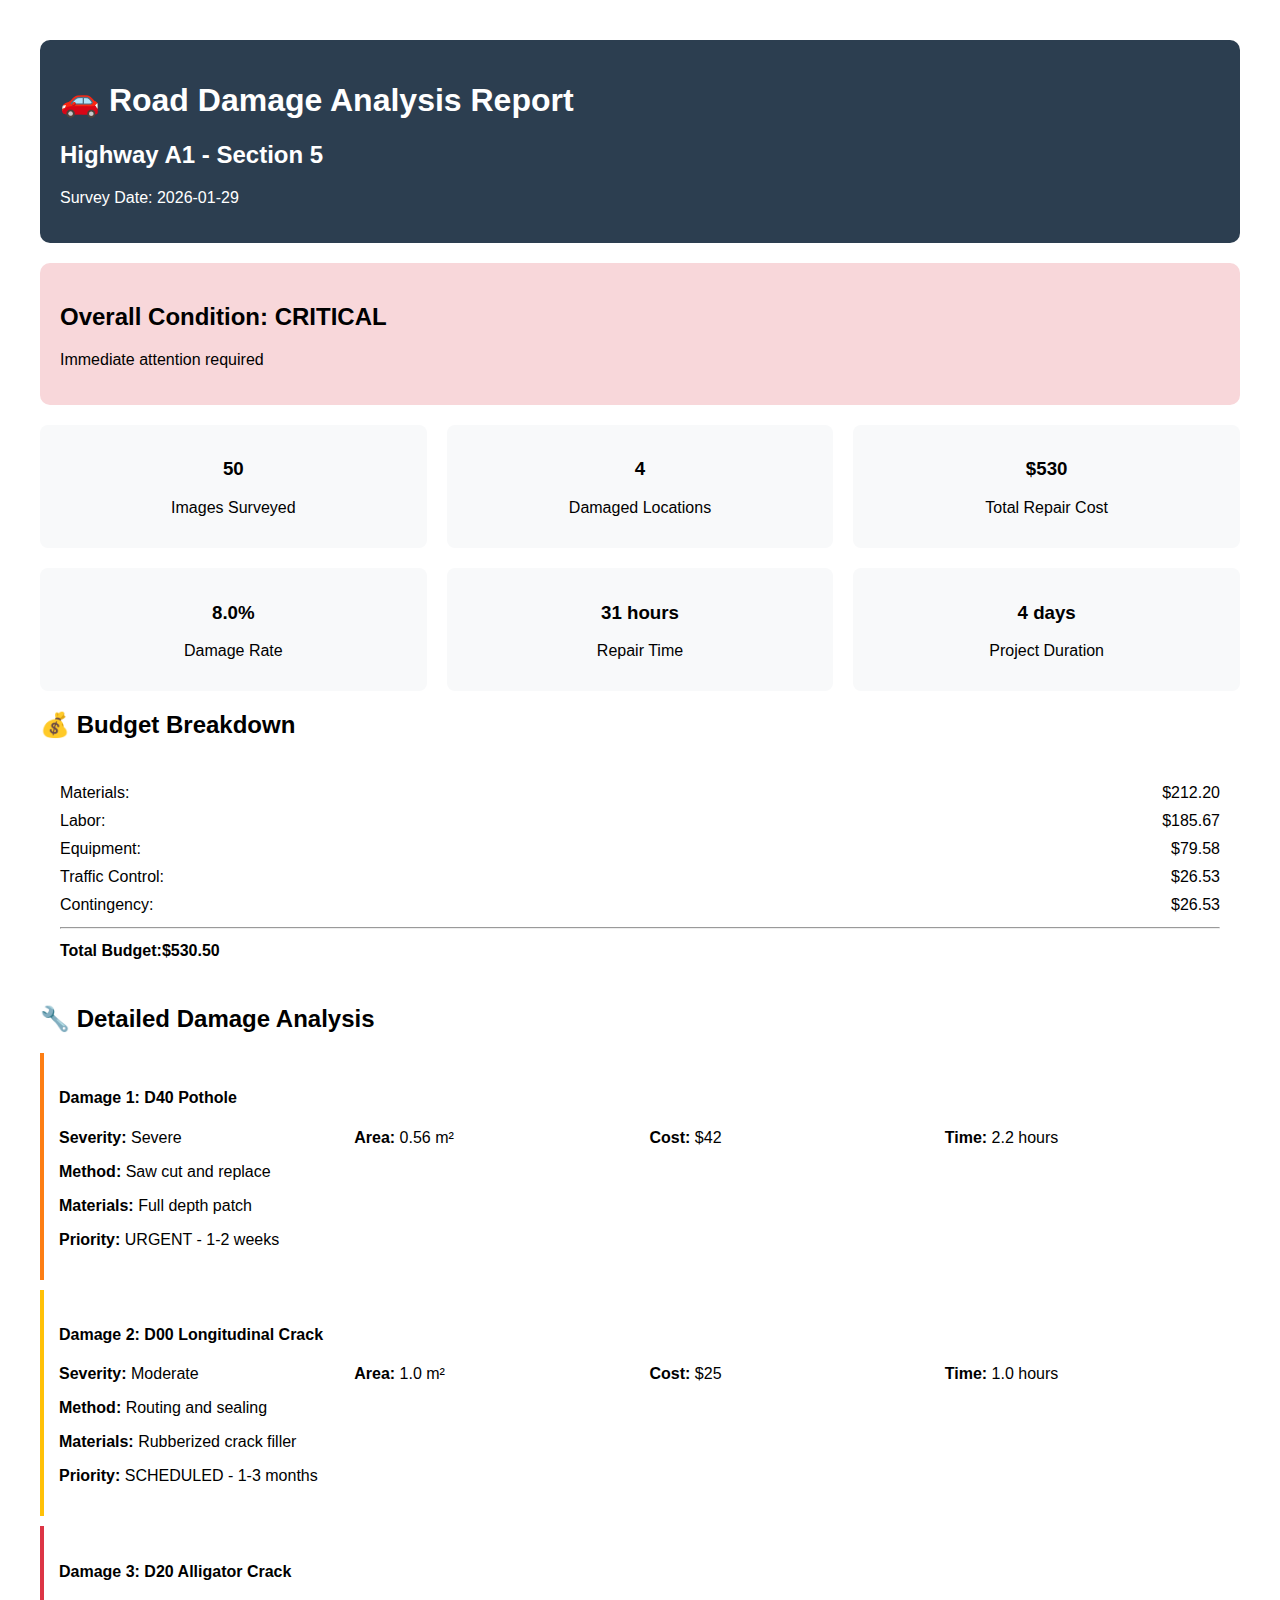
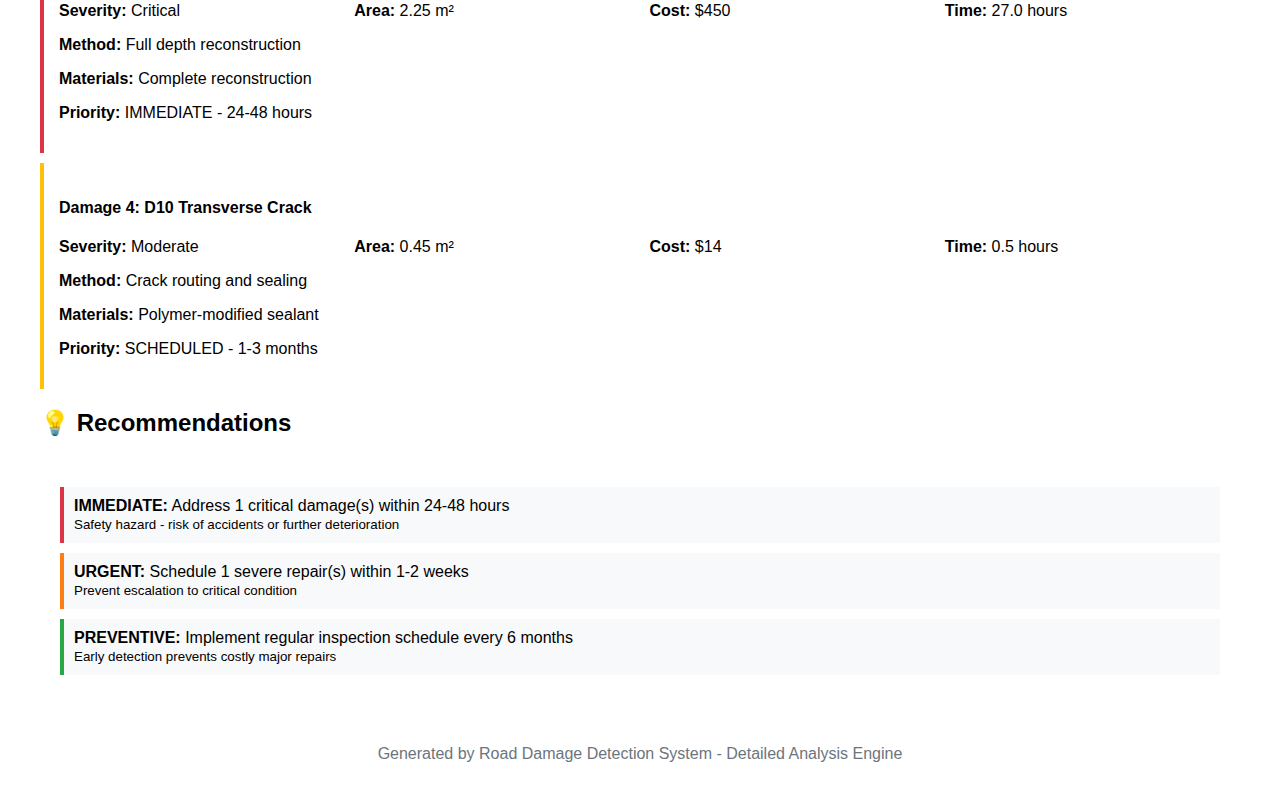
<file: demo_report_20260129_205036.html>
<!DOCTYPE html>
<html>
<head>
    <title>Road Damage Analysis - Highway A1 - Section 5</title>
    <style>
        body { font-family: Arial, sans-serif; margin: 40px; }
        .header { background: #2c3e50; color: white; padding: 20px; border-radius: 10px; }
        .stats { display: grid; grid-template-columns: repeat(3, 1fr); gap: 20px; margin: 20px 0; }
        .stat-card { background: #f8f9fa; padding: 15px; border-radius: 8px; text-align: center; }
        .condition-critical { 
            background: #f8d7da; 
        }
        .damage-item { background: white; margin: 10px 0; padding: 15px; border-left: 4px solid #007bff; }
        .budget-item { display: flex; justify-content: space-between; padding: 5px 0; }
    </style>
</head>
<body>
    <div class="header">
        <h1>🚗 Road Damage Analysis Report</h1>
        <h2>Highway A1 - Section 5</h2>
        <p>Survey Date: 2026-01-29</p>
    </div>
    
    <div class="condition-critical" style="padding: 20px; margin: 20px 0; border-radius: 10px;">
        <h2>Overall Condition: CRITICAL</h2>
        <p>Immediate attention required</p>
    </div>
    
    <div class="stats">
        <div class="stat-card">
            <h3>50</h3>
            <p>Images Surveyed</p>
        </div>
        <div class="stat-card">
            <h3>4</h3>
            <p>Damaged Locations</p>
        </div>
        <div class="stat-card">
            <h3>$530</h3>
            <p>Total Repair Cost</p>
        </div>
        <div class="stat-card">
            <h3>8.0%</h3>
            <p>Damage Rate</p>
        </div>
        <div class="stat-card">
            <h3>31 hours</h3>
            <p>Repair Time</p>
        </div>
        <div class="stat-card">
            <h3>4 days</h3>
            <p>Project Duration</p>
        </div>
    </div>
    
    <h2>💰 Budget Breakdown</h2>
    <div style="background: white; padding: 20px; border-radius: 10px;">
    <div class="budget-item"><span>Materials:</span><span>$212.20</span></div><div class="budget-item"><span>Labor:</span><span>$185.67</span></div><div class="budget-item"><span>Equipment:</span><span>$79.58</span></div><div class="budget-item"><span>Traffic Control:</span><span>$26.53</span></div><div class="budget-item"><span>Contingency:</span><span>$26.53</span></div>
        <hr>
        <div class="budget-item"><strong><span>Total Budget:</span><span>$530.50</span></strong></div>
    </div>
    
    <h2>🔧 Detailed Damage Analysis</h2>
    
        <div class="damage-item" style="border-left-color: #fd7e14;">
            <h4>Damage 1: D40 Pothole</h4>
            <div style="display: grid; grid-template-columns: repeat(4, 1fr); gap: 15px;">
                <div><strong>Severity:</strong> Severe</div>
                <div><strong>Area:</strong> 0.56 m²</div>
                <div><strong>Cost:</strong> $42</div>
                <div><strong>Time:</strong> 2.2 hours</div>
            </div>
            <p><strong>Method:</strong> Saw cut and replace</p>
            <p><strong>Materials:</strong> Full depth patch</p>
            <p><strong>Priority:</strong> URGENT - 1-2 weeks</p>
        </div>
        
        <div class="damage-item" style="border-left-color: #ffc107;">
            <h4>Damage 2: D00 Longitudinal Crack</h4>
            <div style="display: grid; grid-template-columns: repeat(4, 1fr); gap: 15px;">
                <div><strong>Severity:</strong> Moderate</div>
                <div><strong>Area:</strong> 1.0 m²</div>
                <div><strong>Cost:</strong> $25</div>
                <div><strong>Time:</strong> 1.0 hours</div>
            </div>
            <p><strong>Method:</strong> Routing and sealing</p>
            <p><strong>Materials:</strong> Rubberized crack filler</p>
            <p><strong>Priority:</strong> SCHEDULED - 1-3 months</p>
        </div>
        
        <div class="damage-item" style="border-left-color: #dc3545;">
            <h4>Damage 3: D20 Alligator Crack</h4>
            <div style="display: grid; grid-template-columns: repeat(4, 1fr); gap: 15px;">
                <div><strong>Severity:</strong> Critical</div>
                <div><strong>Area:</strong> 2.25 m²</div>
                <div><strong>Cost:</strong> $450</div>
                <div><strong>Time:</strong> 27.0 hours</div>
            </div>
            <p><strong>Method:</strong> Full depth reconstruction</p>
            <p><strong>Materials:</strong> Complete reconstruction</p>
            <p><strong>Priority:</strong> IMMEDIATE - 24-48 hours</p>
        </div>
        
        <div class="damage-item" style="border-left-color: #ffc107;">
            <h4>Damage 4: D10 Transverse Crack</h4>
            <div style="display: grid; grid-template-columns: repeat(4, 1fr); gap: 15px;">
                <div><strong>Severity:</strong> Moderate</div>
                <div><strong>Area:</strong> 0.45 m²</div>
                <div><strong>Cost:</strong> $14</div>
                <div><strong>Time:</strong> 0.5 hours</div>
            </div>
            <p><strong>Method:</strong> Crack routing and sealing</p>
            <p><strong>Materials:</strong> Polymer-modified sealant</p>
            <p><strong>Priority:</strong> SCHEDULED - 1-3 months</p>
        </div>
        
    <h2>💡 Recommendations</h2>
    <div style="background: white; padding: 20px; border-radius: 10px;">
    
        <div style="border-left: 4px solid #dc3545; padding: 10px; margin: 10px 0; background: #f8f9fa;">
            <strong>IMMEDIATE:</strong> Address 1 critical damage(s) within 24-48 hours<br>
            <small>Safety hazard - risk of accidents or further deterioration</small>
        </div>
        
        <div style="border-left: 4px solid #fd7e14; padding: 10px; margin: 10px 0; background: #f8f9fa;">
            <strong>URGENT:</strong> Schedule 1 severe repair(s) within 1-2 weeks<br>
            <small>Prevent escalation to critical condition</small>
        </div>
        
        <div style="border-left: 4px solid #28a745; padding: 10px; margin: 10px 0; background: #f8f9fa;">
            <strong>PREVENTIVE:</strong> Implement regular inspection schedule every 6 months<br>
            <small>Early detection prevents costly major repairs</small>
        </div>
        
    </div>
    
    <footer style="margin-top: 40px; text-align: center; color: #6c757d;">
        <p>Generated by Road Damage Detection System - Detailed Analysis Engine</p>
    </footer>
</body>
</html>
</file>
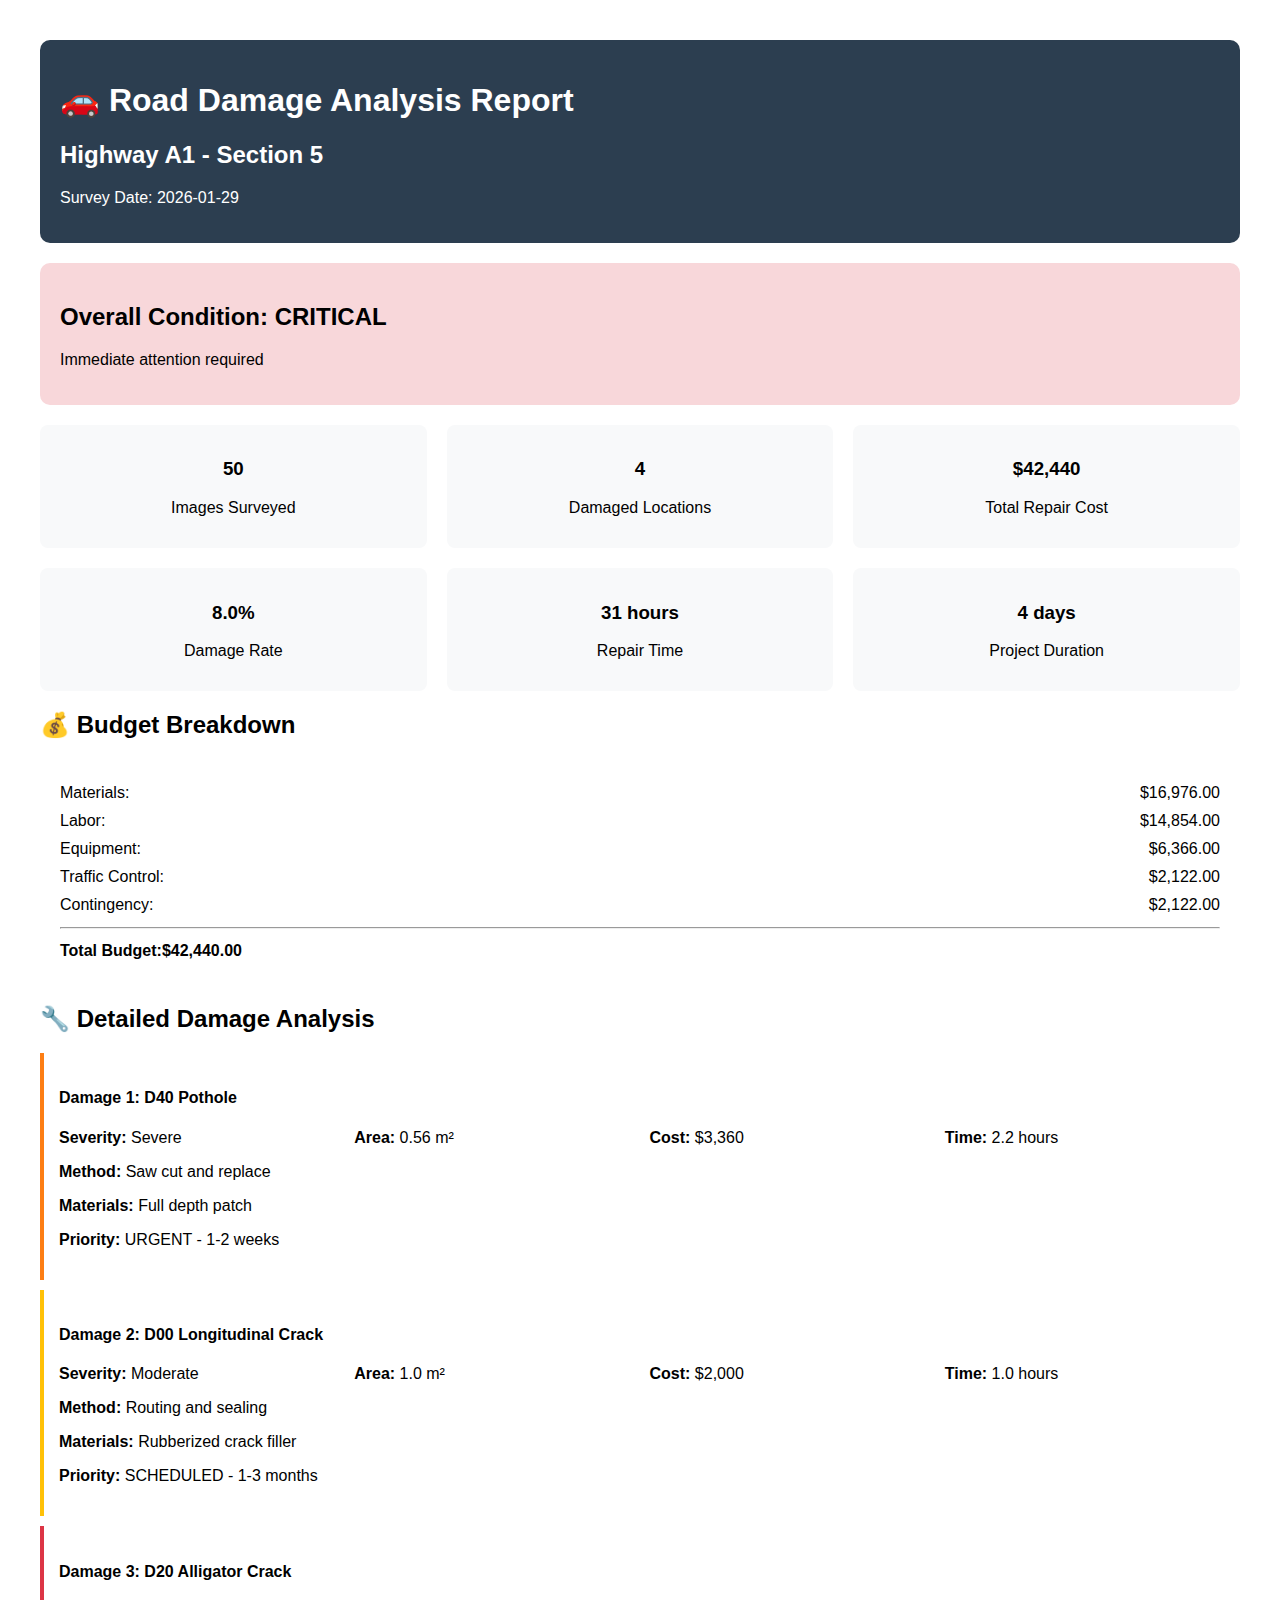
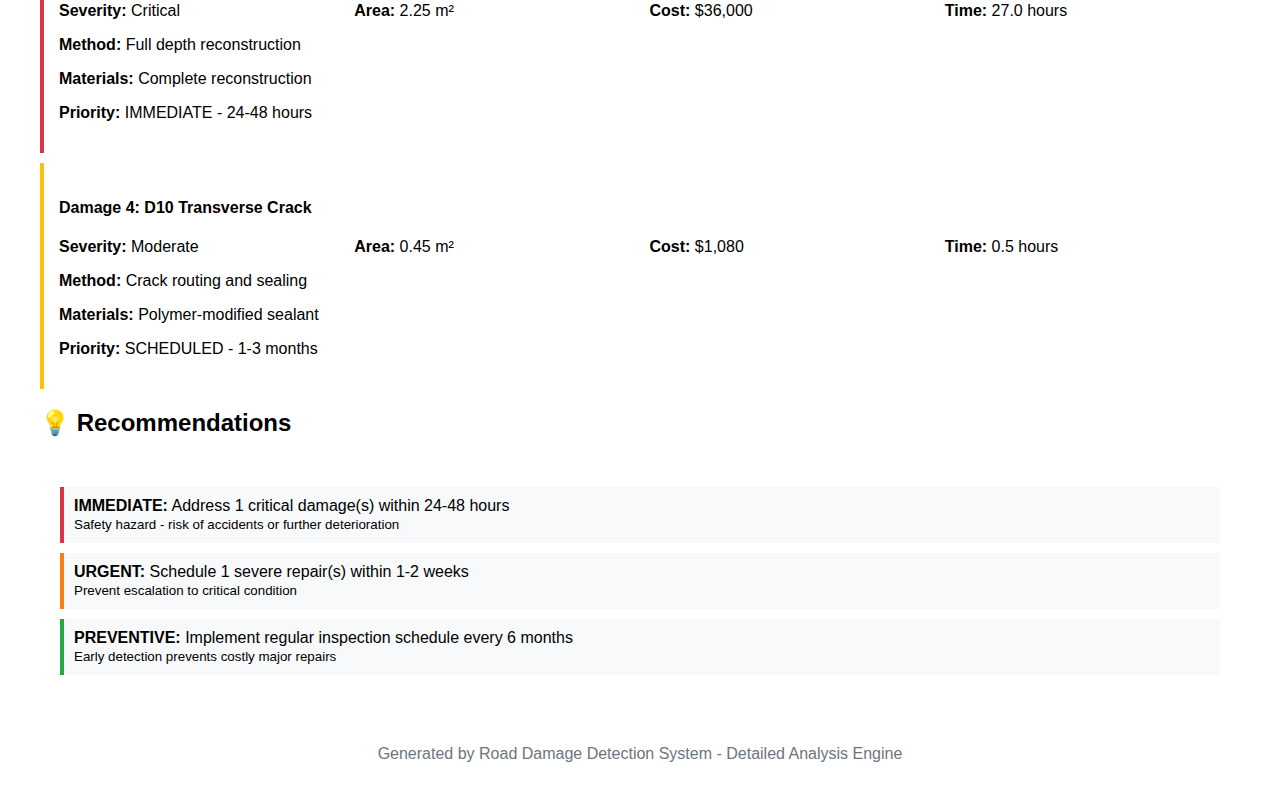
<file: demo_report_20260129_211447.html>
<!DOCTYPE html>
<html>
<head>
    <title>Road Damage Analysis - Highway A1 - Section 5</title>
    <style>
        body { font-family: Arial, sans-serif; margin: 40px; }
        .header { background: #2c3e50; color: white; padding: 20px; border-radius: 10px; }
        .stats { display: grid; grid-template-columns: repeat(3, 1fr); gap: 20px; margin: 20px 0; }
        .stat-card { background: #f8f9fa; padding: 15px; border-radius: 8px; text-align: center; }
        .condition-critical { 
            background: #f8d7da; 
        }
        .damage-item { background: white; margin: 10px 0; padding: 15px; border-left: 4px solid #007bff; }
        .budget-item { display: flex; justify-content: space-between; padding: 5px 0; }
    </style>
</head>
<body>
    <div class="header">
        <h1>🚗 Road Damage Analysis Report</h1>
        <h2>Highway A1 - Section 5</h2>
        <p>Survey Date: 2026-01-29</p>
    </div>
    
    <div class="condition-critical" style="padding: 20px; margin: 20px 0; border-radius: 10px;">
        <h2>Overall Condition: CRITICAL</h2>
        <p>Immediate attention required</p>
    </div>
    
    <div class="stats">
        <div class="stat-card">
            <h3>50</h3>
            <p>Images Surveyed</p>
        </div>
        <div class="stat-card">
            <h3>4</h3>
            <p>Damaged Locations</p>
        </div>
        <div class="stat-card">
            <h3>$42,440</h3>
            <p>Total Repair Cost</p>
        </div>
        <div class="stat-card">
            <h3>8.0%</h3>
            <p>Damage Rate</p>
        </div>
        <div class="stat-card">
            <h3>31 hours</h3>
            <p>Repair Time</p>
        </div>
        <div class="stat-card">
            <h3>4 days</h3>
            <p>Project Duration</p>
        </div>
    </div>
    
    <h2>💰 Budget Breakdown</h2>
    <div style="background: white; padding: 20px; border-radius: 10px;">
    <div class="budget-item"><span>Materials:</span><span>$16,976.00</span></div><div class="budget-item"><span>Labor:</span><span>$14,854.00</span></div><div class="budget-item"><span>Equipment:</span><span>$6,366.00</span></div><div class="budget-item"><span>Traffic Control:</span><span>$2,122.00</span></div><div class="budget-item"><span>Contingency:</span><span>$2,122.00</span></div>
        <hr>
        <div class="budget-item"><strong><span>Total Budget:</span><span>$42,440.00</span></strong></div>
    </div>
    
    <h2>🔧 Detailed Damage Analysis</h2>
    
        <div class="damage-item" style="border-left-color: #fd7e14;">
            <h4>Damage 1: D40 Pothole</h4>
            <div style="display: grid; grid-template-columns: repeat(4, 1fr); gap: 15px;">
                <div><strong>Severity:</strong> Severe</div>
                <div><strong>Area:</strong> 0.56 m²</div>
                <div><strong>Cost:</strong> $3,360</div>
                <div><strong>Time:</strong> 2.2 hours</div>
            </div>
            <p><strong>Method:</strong> Saw cut and replace</p>
            <p><strong>Materials:</strong> Full depth patch</p>
            <p><strong>Priority:</strong> URGENT - 1-2 weeks</p>
        </div>
        
        <div class="damage-item" style="border-left-color: #ffc107;">
            <h4>Damage 2: D00 Longitudinal Crack</h4>
            <div style="display: grid; grid-template-columns: repeat(4, 1fr); gap: 15px;">
                <div><strong>Severity:</strong> Moderate</div>
                <div><strong>Area:</strong> 1.0 m²</div>
                <div><strong>Cost:</strong> $2,000</div>
                <div><strong>Time:</strong> 1.0 hours</div>
            </div>
            <p><strong>Method:</strong> Routing and sealing</p>
            <p><strong>Materials:</strong> Rubberized crack filler</p>
            <p><strong>Priority:</strong> SCHEDULED - 1-3 months</p>
        </div>
        
        <div class="damage-item" style="border-left-color: #dc3545;">
            <h4>Damage 3: D20 Alligator Crack</h4>
            <div style="display: grid; grid-template-columns: repeat(4, 1fr); gap: 15px;">
                <div><strong>Severity:</strong> Critical</div>
                <div><strong>Area:</strong> 2.25 m²</div>
                <div><strong>Cost:</strong> $36,000</div>
                <div><strong>Time:</strong> 27.0 hours</div>
            </div>
            <p><strong>Method:</strong> Full depth reconstruction</p>
            <p><strong>Materials:</strong> Complete reconstruction</p>
            <p><strong>Priority:</strong> IMMEDIATE - 24-48 hours</p>
        </div>
        
        <div class="damage-item" style="border-left-color: #ffc107;">
            <h4>Damage 4: D10 Transverse Crack</h4>
            <div style="display: grid; grid-template-columns: repeat(4, 1fr); gap: 15px;">
                <div><strong>Severity:</strong> Moderate</div>
                <div><strong>Area:</strong> 0.45 m²</div>
                <div><strong>Cost:</strong> $1,080</div>
                <div><strong>Time:</strong> 0.5 hours</div>
            </div>
            <p><strong>Method:</strong> Crack routing and sealing</p>
            <p><strong>Materials:</strong> Polymer-modified sealant</p>
            <p><strong>Priority:</strong> SCHEDULED - 1-3 months</p>
        </div>
        
    <h2>💡 Recommendations</h2>
    <div style="background: white; padding: 20px; border-radius: 10px;">
    
        <div style="border-left: 4px solid #dc3545; padding: 10px; margin: 10px 0; background: #f8f9fa;">
            <strong>IMMEDIATE:</strong> Address 1 critical damage(s) within 24-48 hours<br>
            <small>Safety hazard - risk of accidents or further deterioration</small>
        </div>
        
        <div style="border-left: 4px solid #fd7e14; padding: 10px; margin: 10px 0; background: #f8f9fa;">
            <strong>URGENT:</strong> Schedule 1 severe repair(s) within 1-2 weeks<br>
            <small>Prevent escalation to critical condition</small>
        </div>
        
        <div style="border-left: 4px solid #28a745; padding: 10px; margin: 10px 0; background: #f8f9fa;">
            <strong>PREVENTIVE:</strong> Implement regular inspection schedule every 6 months<br>
            <small>Early detection prevents costly major repairs</small>
        </div>
        
    </div>
    
    <footer style="margin-top: 40px; text-align: center; color: #6c757d;">
        <p>Generated by Road Damage Detection System - Detailed Analysis Engine</p>
    </footer>
</body>
</html>
</file>
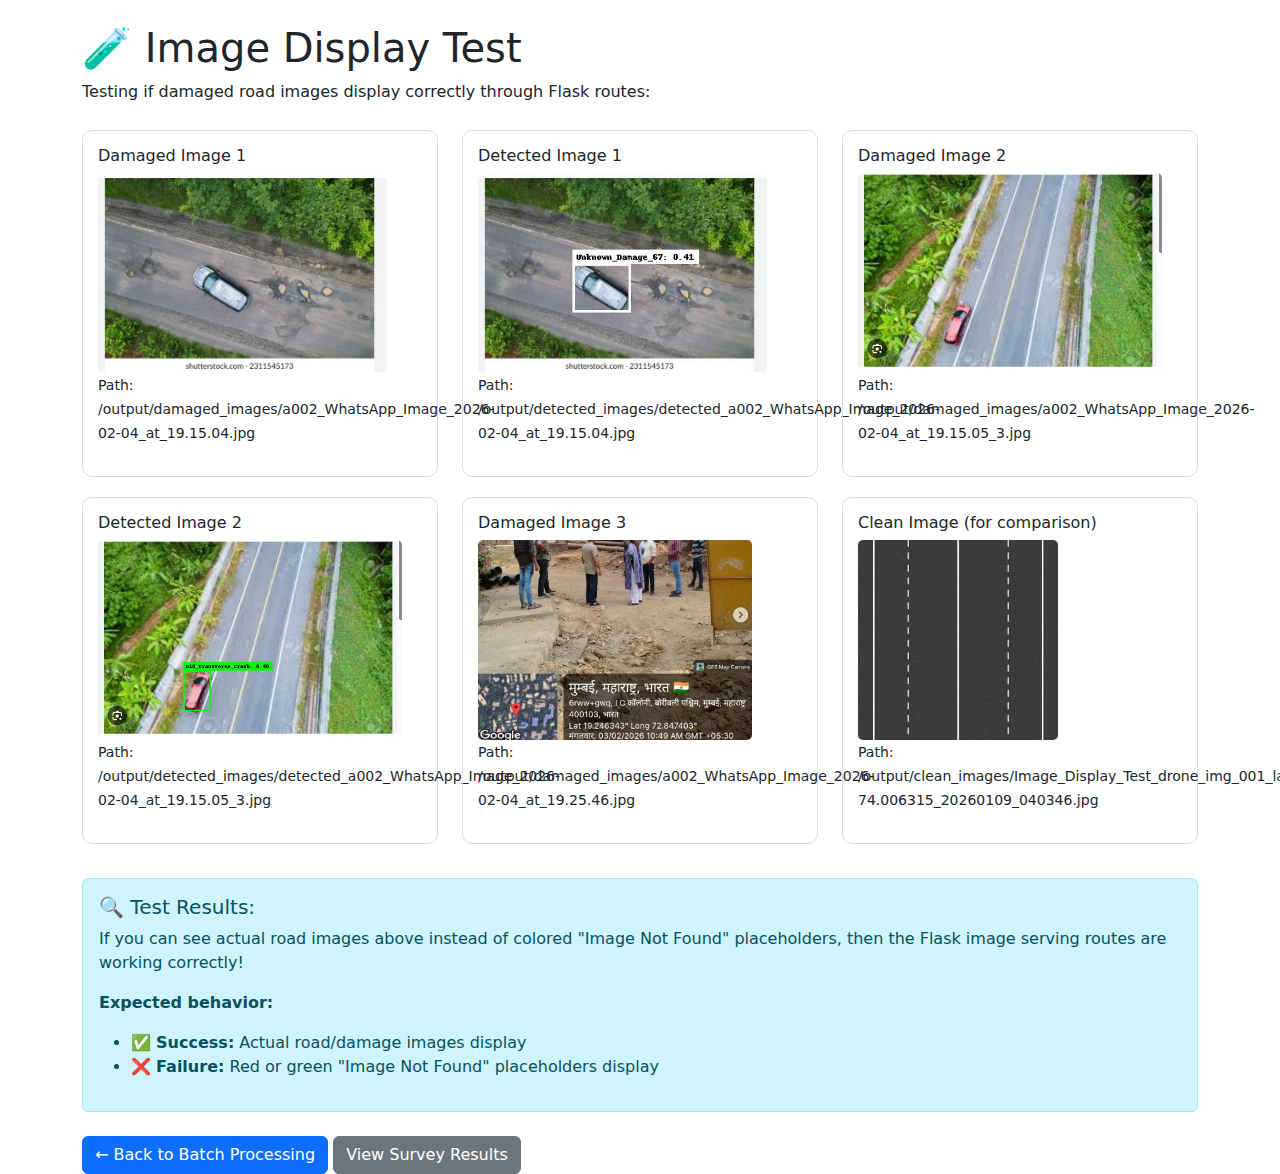
<file: output/test_image_display.html>
<!DOCTYPE html>
<html lang="en">
<head>
    <meta charset="UTF-8">
    <meta name="viewport" content="width=device-width, initial-scale=1.0">
    <title>Test Image Display</title>
    <link href="https://cdn.jsdelivr.net/npm/bootstrap@5.1.3/dist/css/bootstrap.min.css" rel="stylesheet">
    <style>
        .image-card {
            border: 1px solid #ddd;
            border-radius: 10px;
            padding: 15px;
            margin: 10px 0;
        }
        .image-card img {
            max-width: 100%;
            height: 200px;
            object-fit: cover;
            border-radius: 5px;
        }
    </style>
</head>
<body>
    <div class="container mt-4">
        <h1>🧪 Image Display Test</h1>
        <p>Testing if damaged road images display correctly through Flask routes:</p>
        
        <div class="row">
            <div class="col-md-4">
                <div class="image-card">
                    <h6>Damaged Image 1</h6>
                    <img src="/output/damaged_images/a002_WhatsApp_Image_2026-02-04_at_19.15.04.jpg" 
                         alt="Damaged Road 1"
                         onerror="this.src='[data-uri]'">
                    <p><small>Path: /output/damaged_images/a002_WhatsApp_Image_2026-02-04_at_19.15.04.jpg</small></p>
                </div>
            </div>
            
            <div class="col-md-4">
                <div class="image-card">
                    <h6>Detected Image 1</h6>
                    <img src="/output/detected_images/detected_a002_WhatsApp_Image_2026-02-04_at_19.15.04.jpg" 
                         alt="Detected Damage 1"
                         onerror="this.src='[data-uri]'">
                    <p><small>Path: /output/detected_images/detected_a002_WhatsApp_Image_2026-02-04_at_19.15.04.jpg</small></p>
                </div>
            </div>
            
            <div class="col-md-4">
                <div class="image-card">
                    <h6>Damaged Image 2</h6>
                    <img src="/output/damaged_images/a002_WhatsApp_Image_2026-02-04_at_19.15.05_3.jpg" 
                         alt="Damaged Road 2"
                         onerror="this.src='[data-uri]'">
                    <p><small>Path: /output/damaged_images/a002_WhatsApp_Image_2026-02-04_at_19.15.05_3.jpg</small></p>
                </div>
            </div>
        </div>
        
        <div class="row">
            <div class="col-md-4">
                <div class="image-card">
                    <h6>Detected Image 2</h6>
                    <img src="/output/detected_images/detected_a002_WhatsApp_Image_2026-02-04_at_19.15.05_3.jpg" 
                         alt="Detected Damage 2"
                         onerror="this.src='[data-uri]'">
                    <p><small>Path: /output/detected_images/detected_a002_WhatsApp_Image_2026-02-04_at_19.15.05_3.jpg</small></p>
                </div>
            </div>
            
            <div class="col-md-4">
                <div class="image-card">
                    <h6>Damaged Image 3</h6>
                    <img src="/output/damaged_images/a002_WhatsApp_Image_2026-02-04_at_19.25.46.jpg" 
                         alt="Damaged Road 3"
                         onerror="this.src='[data-uri]'">
                    <p><small>Path: /output/damaged_images/a002_WhatsApp_Image_2026-02-04_at_19.25.46.jpg</small></p>
                </div>
            </div>
            
            <div class="col-md-4">
                <div class="image-card">
                    <h6>Clean Image (for comparison)</h6>
                    <img src="/output/clean_images/Image_Display_Test_drone_img_001_lat40.713094_lon-74.006315_20260109_040346.jpg" 
                         alt="Clean Road"
                         onerror="this.src='[data-uri]'">
                    <p><small>Path: /output/clean_images/Image_Display_Test_drone_img_001_lat40.713094_lon-74.006315_20260109_040346.jpg</small></p>
                </div>
            </div>
        </div>
        
        <div class="alert alert-info mt-4">
            <h5>🔍 Test Results:</h5>
            <p>If you can see actual road images above instead of colored "Image Not Found" placeholders, then the Flask image serving routes are working correctly!</p>
            <p><strong>Expected behavior:</strong></p>
            <ul>
                <li>✅ <strong>Success:</strong> Actual road/damage images display</li>
                <li>❌ <strong>Failure:</strong> Red or green "Image Not Found" placeholders display</li>
            </ul>
        </div>
        
        <div class="mt-4">
            <a href="/batch" class="btn btn-primary">← Back to Batch Processing</a>
            <a href="/batch-results" class="btn btn-secondary">View Survey Results</a>
        </div>
    </div>
</body>
</html>
</file>
